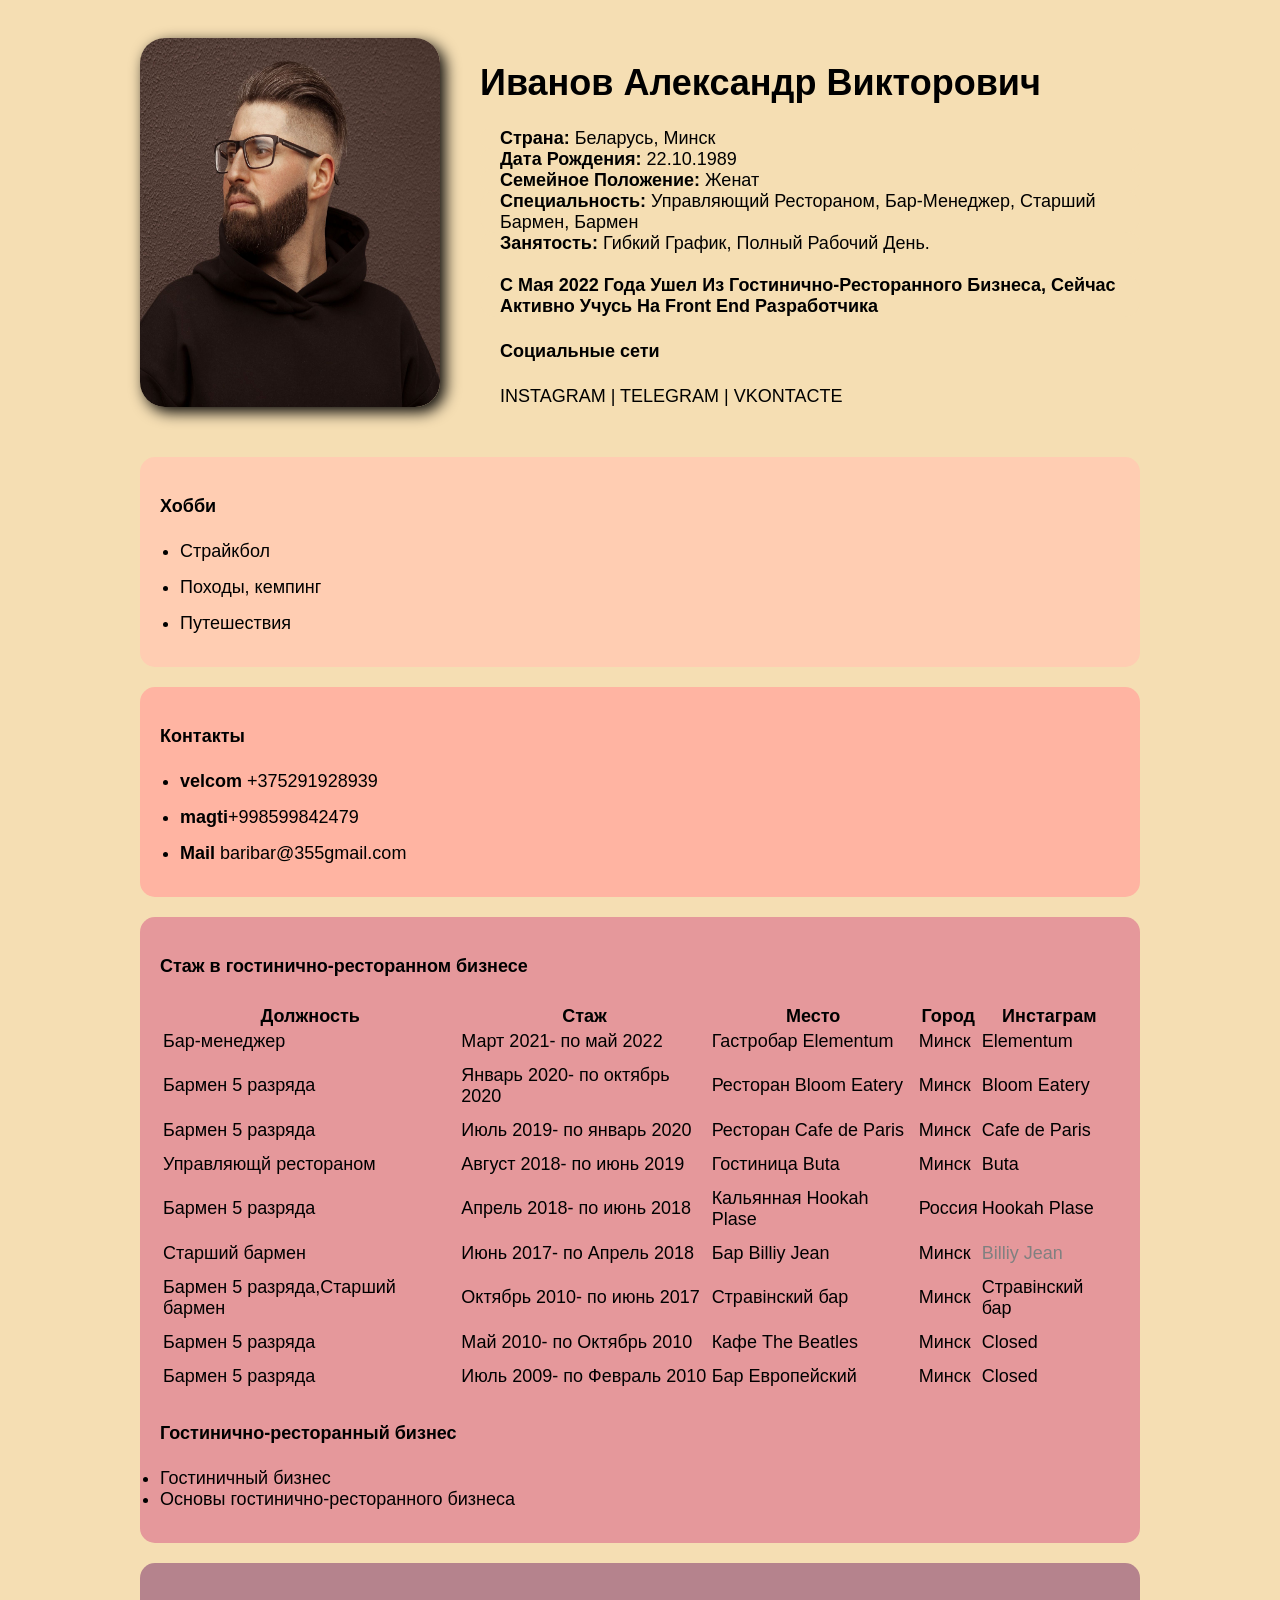
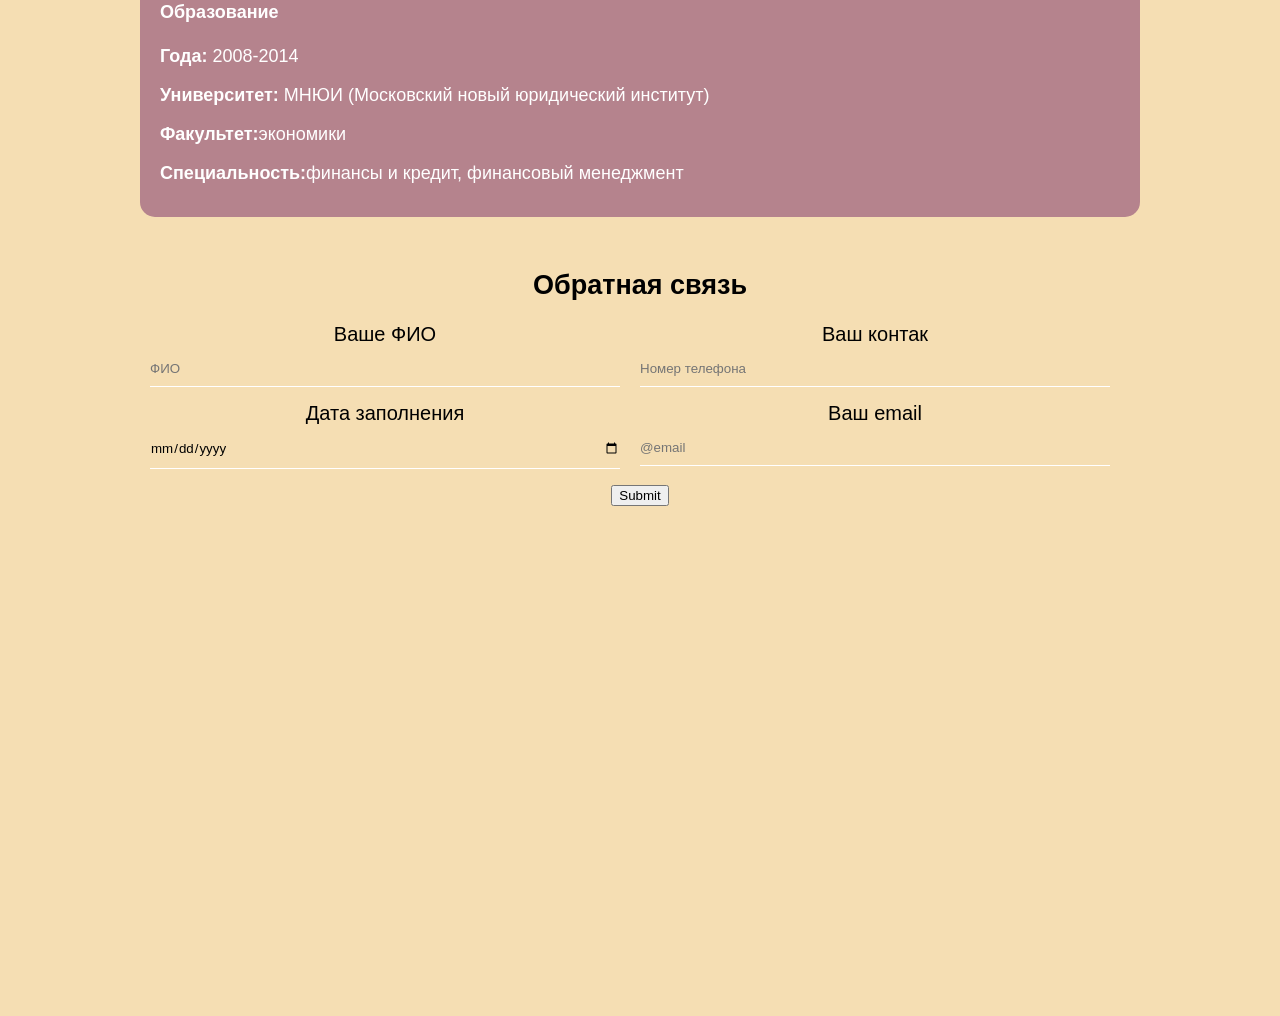
<file: index.html>
<!DOCTYPE html>
<html>
<head>
    <meta charset="UTF-8">
    <title>Alexandr Ivanov. CV</title>
    <link href="styles.css" 
        rel="stylesheet"/>
       
    </style>
</head>
<body>
    <div class="container">

        <div class="info">
            <img src="I am2.jpg" alt="моя фотография =)" class="bartender"/>

                <div class="head">
                    <h1> Иванов  Александр  Викторович</h1>
                    <p><strong>Страна:</strong> Беларусь, Минск</p>
                    <p><strong>Дата рождения:</strong> 22.10.1989</p>
                    <p><strong>Семейное положение:</strong> женат</p>
                    <p><strong>Специальность:</strong> 
                        Управляющий рестораном, бар-менеджер, старший бармен, бармен</p>
                    <p><strong>Занятость:</strong> 
                        гибкий график, полный рабочий день.</p>
                        <br>
                    <p><strong>С  мая 2022 года ушел из гостинично-ресторанного бизнеса, сейчас активно учусь на Front end разработчика</strong></p>

                    <div class="int">   
                        <h4>Социальные сети</h4>
                                
                            <a href="http://instagram.com/barikard" target="blank">INSTAGRAM</a>
                            |
                            <a href="http://t.me/Locckkdown" target="blank">TELEGRAM</a>
                            |
                            <a href="http://vk.com/barikard" target="blank">VKONTACTE</a>
                    </div> 
                </div>
        </div>
                
        
        <div class="card bg-apricot">
            <h4>Хобби</h4>
            <ul class="list">
                <li>Страйкбол</li>
                <li>Походы, кемпинг</li>
                <li>Путешествия</li>
            </ul>
        </div>

        <div class="card bg-melon" >
        <h4>Контакты</h4>
        <ul class="list">
            <li><strong>velcom</strong> +375291928939</li>
            <li><strong>magti</strong>+998599842479</li>
            <li><strong>Mail</strong> baribar@355gmail.com</li>
        </ul>
    </div>

        <div class="card bg-pastel-pink">
        <h4>Стаж в гостинично-ресторанном бизнесе</h4>
        <table class="table" >
            <tr>
                <tr>
                    <th>Должность</th>
                    <th>Стаж</th>
                    <th>Место</th>
                    <th>Город</th>
                    <th>Инстаграм</th>
                </tr>
                <td>Бар-менеджер</td>
                <td>Март 2021- по май 2022</td>
                <td>Гастробар Elementum</td>
                <td> Минск</td>
                <td><a href="Elementum.html" target="blank">Elementum</a></td>
            </tr>
            <tr>
                <td>Бармен 5 разряда</td>
                <td>Январь 2020- по октябрь 2020</td>
                <td>Ресторан Bloom Eatery</td>
                <td>Минск</td>
                <td><a href="Bloom.html" target="blank">Bloom Eatery</a></td>
            </tr>
            <tr>
                <td>Бармен 5 разряда</td>
                <td>Июль 2019- по январь 2020</td>
                <td>Ресторан Cafe de Paris</td>
                <td>Минск</td>
                <td><a href="CafeDeParis.html" target="blank">Cafe de Paris</a></td>
            </tr>
            <tr>
                <td>Управляющй рестораном</td>
                <td>Август 2018- по июнь 2019</td>
                <td>Гостиница Buta </td>
                <td> Минск</td>
                <td><a href="HotelButa.html" target="blank">Buta</a></td>
            </tr>
            <tr>
                <td>Бармен 5 разряда </td>
                <td>Апрель 2018- по июнь 2018 </td>
                <td>Кальянная Hookah Plase</td>
                <td>Россия</td>
                <td><a href="HookhaPlace.html" target="blank">Hookah Plase</a></td>
            </tr>
            <tr>
                <td>Старший бармен </td>
                <td>Июнь 2017- по Апрель 2018</td>
                <td>Бар Billiy Jean</td>
                <td>Минск</td>
                <td><a href="" target="blank">Billiy Jean</a></td>
            </tr>
            <tr>
                <td>Бармен 5 разряда,Старший бармен</td>
                <td>Октябрь 2010- по июнь 2017</td>
                <td>Стравiнский бар</td>
                <td>Минск</td>
                <td><a href="StravinskiBar.html" target="blank">Стравiнский бар</a></td>
            </tr>
            <tr>
                <td>Бармен 5 разряда</td>
                <td>Май 2010- по Октябрь 2010</td>
                <td>Кафе The Beatles</td>
                <td>Минск</td>
                <td>Closed</td>
            </tr>
            <tr>
                <td>Бармен 5 разряда</td>
                <td>Июль 2009- по Февраль 2010</td>
                <td>Бар Европейский</td>
                <td>Минск</td>
                <td>Closed</td>
            </tr>
        </table>
    

            <h4>Гостинично-ресторанный бизнес</h4>
            <ul class="link-link">
                <li>
                    <a href="https://www.youtube.com/watch?v=nTtVvixk_H4">Гостиничный бизнес</a>
                </li>
                <li>
                    <a href="https://www.youtube.com/watch?v=fatNK-YWR0c">Основы гостинично-ресторанного бизнеса
                    </a>
                </li>
            </ul>
            
        </div>

    <div class="card bg-english-lavander">
        <div class="aducation">

    <h4>Образование</h4>
    <p><strong>Года:</strong> 2008-2014</p>
    <p><strong>Университет:</strong> МНЮИ (Московский новый юридический институт)</p>
    <p><strong>Факультет:</strong>экономики</p>   
    <p><strong>Специальность:</strong>финансы и кредит, финансовый менеджмент</p>
        </div>

    </div>
        

    <div class="contact">
        <h2>Обратная связь</h2>
            <div class="row">
                <div class="forma-gr">
                    <form action="/">
                    <label for="name">Ваше ФИО</label>
                    <input type="text" id="name"
                    placeholder="ФИО">
                </div>
                
                <div class="forma-gr">
                    <label for="tel">Ваш контак</label>
                    <input type="text" id="tel"
                    placeholder="Номер телефона">
                </div>
            </div>    

            <div class="row2">       
                <div class="forma-gr">
                    <label for="data">Дата заполнения</label>
                    <input type="date" id="data">
                </div>

                <div class="forma-gr">
                    <label for="name">Ваш email</label>
                    <input type="email" id="name"
                    placeholder="@email">
                </div>
            </div>
    

            <input cl type="submit">
            </form>
        </div>
    </div>
       
        <div style="margin-bottom: 500px;"></div>
    

</body>
</html>
</file>
<file: styles.css>
@import url('https://fonts.googleapis.com/css2?family=Roboto+Condensed:ital@1&display=swap');
 /** {
   padding: 0;
   margin: 0;  
 }*/

body{
  background-color:wheat; 
  color: black;
  font-style: normal;
  font-size: 18px;
  font-weight: lighter;
  font-family:'Franklin Gothic Medium', 'Arial Narrow', Arial, sans-serif;



  /*font: normal 18px Cambria, Cochin, Georgia, Times, 'Times New Roman', serif;*/

  /*font-family: 'Roboto Condensed', sans-serif;*/

}

a {
color: black;
text-decoration: none;
}

a:hover {
text-decoration: underline;
}

a:active{
    color: darkorange;
}

a:visited{
    color: grey ;
}

.bartender  {
    width: 300px;
    border-radius: 25px;
    box-shadow: 5px 5px 15px rgba(0, 0, 0, 025);
}

.info {
    margin-bottom: 50px;
    display: flex;
}

.head {
    margin-left: 40px;
}

.int {
    margin-left: 20px;
}

   .info p {
    border:30px;   
    border-radius: 15px;
    margin-bottom:30px;   
    padding: 0 20px;
    background:wheat;
    color:black;
    margin:0px;
    /*font-style: italic;*/
    font-weight: none;
    text-decoration-line: none;
    text-transform: capitalize;
    letter-spacing: normal;
    word-spacing: normal;   
}

@media (max-width:1080px) {
 .info {
  text-align: center;
  display: block;   
 }   
}

/*box-model*/

.container{
max-width: 1000px;
margin: auto;
padding-top: 30px;
}


/*.social{
    background:	#ffcc00;
    /*padding: 15px;*/
    /*padding: 15px 40px;*/
    /*padding: 15px 20px 25px 30px;*/
    /*padding:15px;
    padding: 20px;
    padding:25px;
    padding:30px;
    margin: 10px;

    border: 2px solid purple; 
    border-bottom-style: dotted;
 }*/

/*.box-model > div{
    float: left;
    background:#000;
    height: 200px;
    border: 4px solid grey;
    width: 25%;
    box-sizing: border-box;
}*/

.card { 
    padding:15px 20px ;
    background: yellowgreen;
    margin-bottom: 20px;
    border-radius: 15px;
}

.bg-apricot {
  background:#FFCDB2;
}
.bg-melon {
  background:#FFB4A2;
}
.bg-pastel-pink {
  background: #E5989B;
}
.bg-english-lavander {
    background: #B5838D;
}
.aducation {
    color: white;
}
.list  {
    padding: 0 20px;
}

.list li{
    color: black;
    margin-bottom: 15px;
    border-bottom:1px ;
}

.table {
   width: 100%; 
}

.table td {
    padding-bottom: 10px;
}

/*.table td:nth-child(1),
.table td:nth-child(2),
.table td:nth-child(3){
    color: azure;
}*/
    
.table tr:nth-child(odd) {
    background: none ;
}

.link-link {
text-align: justify;
padding: 0;
}

.contact {
text-align: center;
padding: 10px;  
}

.forma-gr label {
display:block;
font-size: 20px;
color:black;
}

.forma-gr input {
width: 100%;
box-sizing: border-box;
border: none;
background: transparent;
border-bottom: 1px solid  white;
color: black;
padding: 15px 0 10px;
outline: none;
font-family: inherit;        
}

.row {
display: flex;
margin-bottom: 15px;   
}
.row2 {
display: flex;
margin-bottom: 15px;    
}

.row > .forma-gr {
width: 50%;
margin-right: 20px;
}

.row2 > .forma-gr {
width: 50%;
margin-right: 20px;
}

.point {
 background:black;
 color: goldenrod;
 padding: 10px 20px; 
 border: none;
 font-family: inherit;
 cursor:pointer;
 border-radius: 10px; 
}

.point {
 opacity:0.5;   
}
</file>
